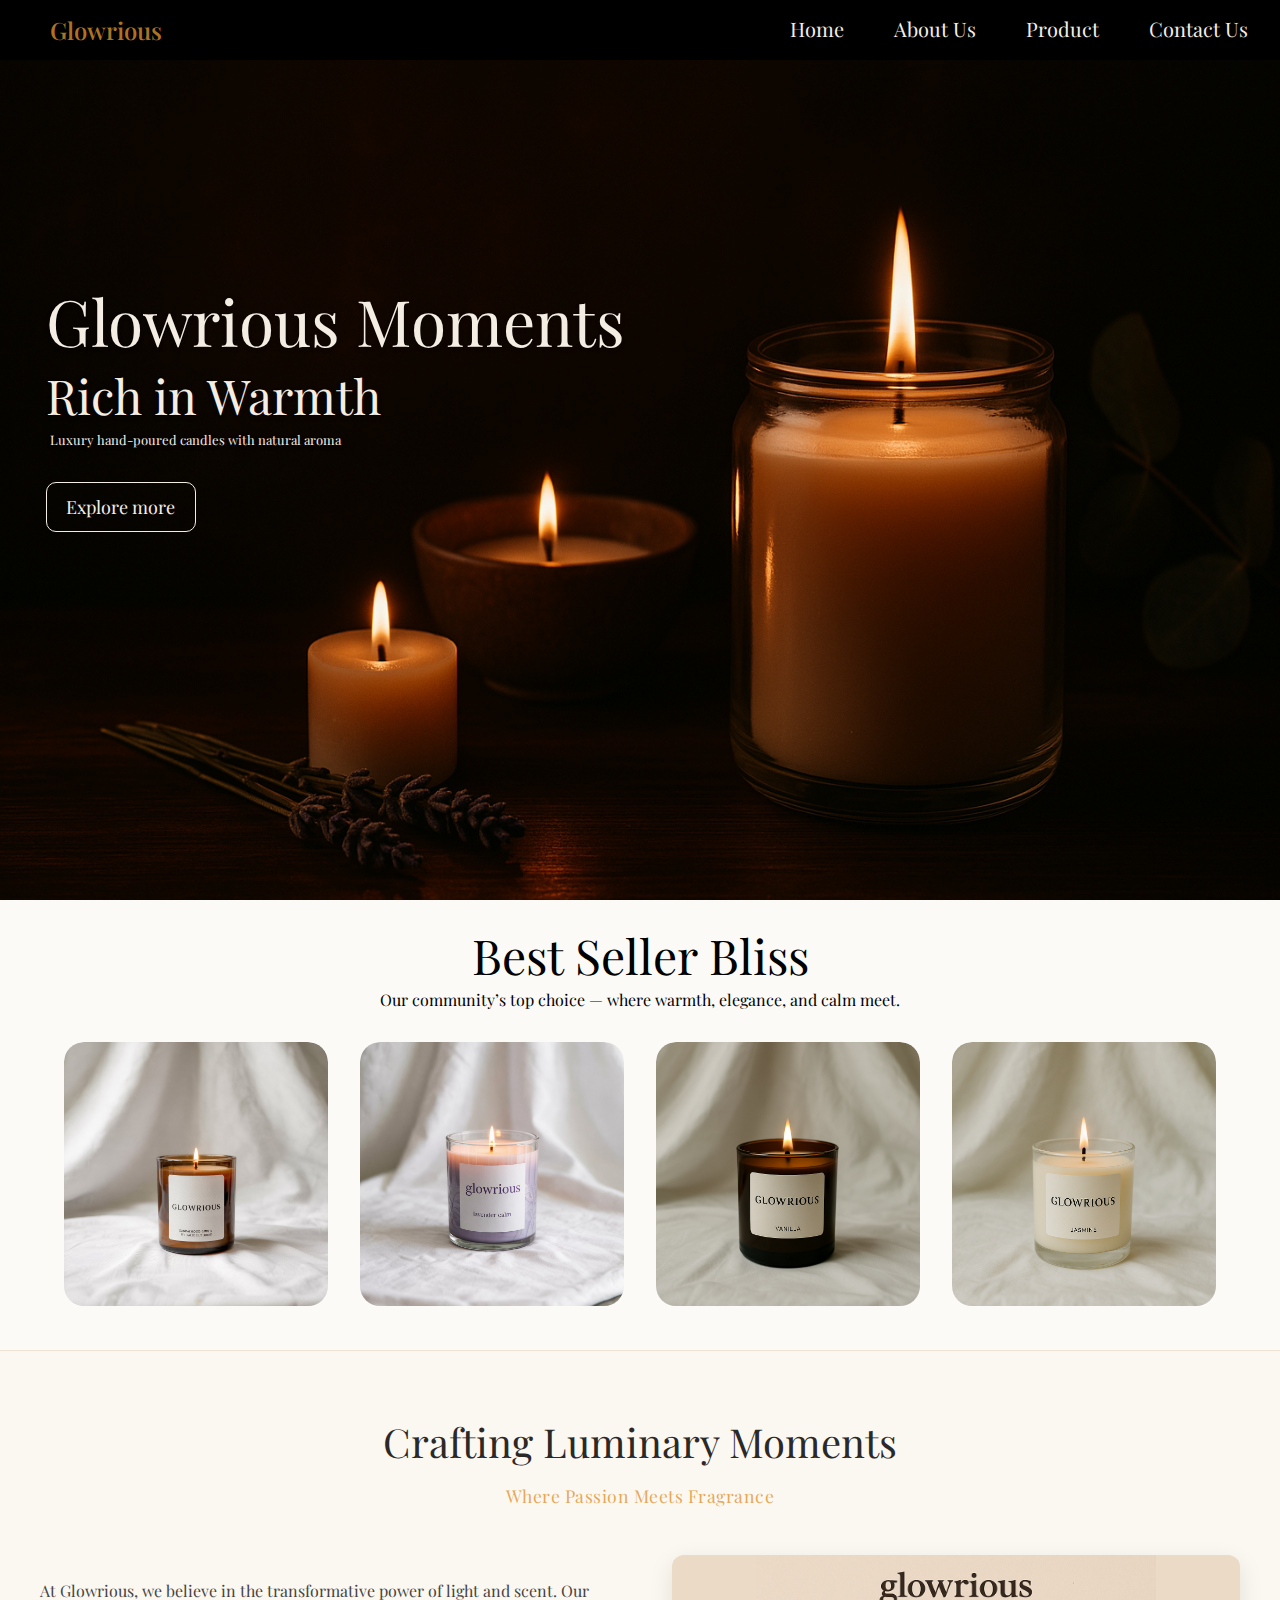
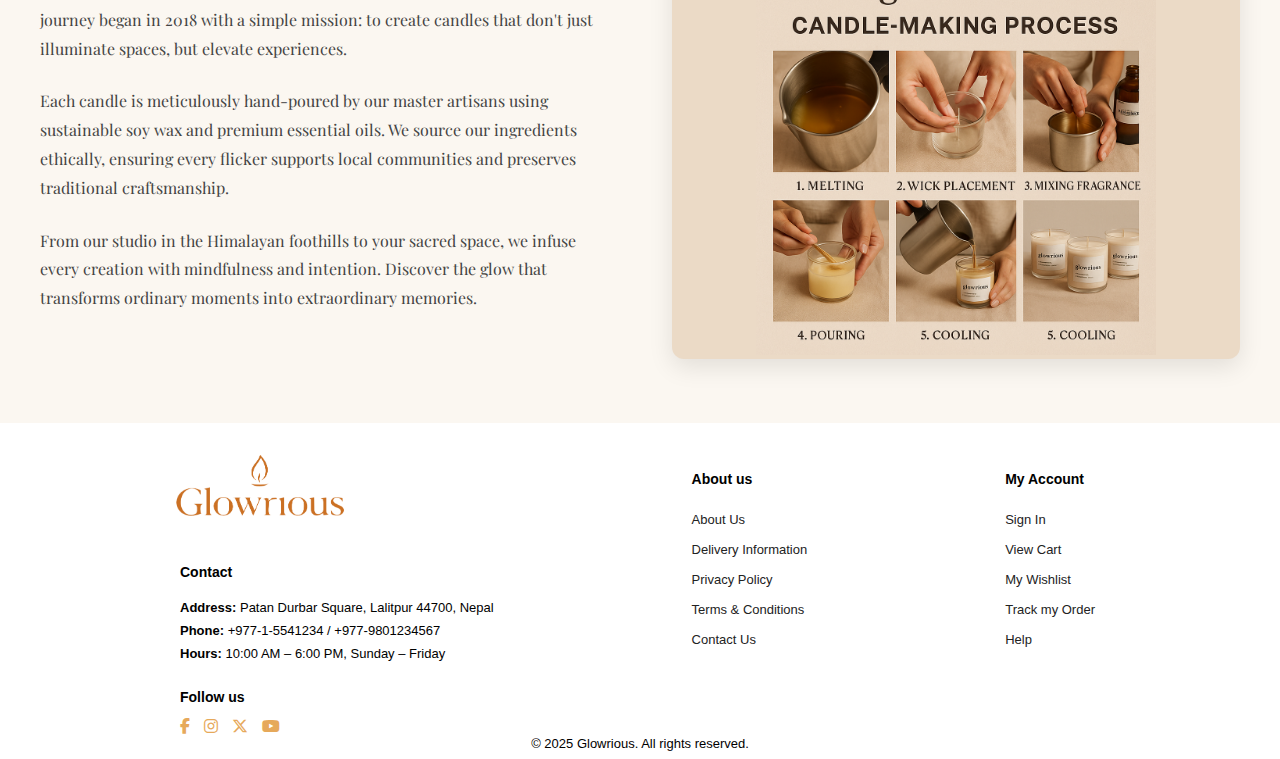
<file: index.html>
<!DOCTYPE html>
<html lang="en">

<head>
    <meta charset="UTF-8">
    <meta name="viewport" content="width=device-width, initial-scale=1.0">
    <title>Glowrious</title>

    <link href='https://fonts.googleapis.com/css?family=Playfair Display' rel='stylesheet'>
    <link href="https://cdnjs.cloudflare.com/ajax/libs/font-awesome/6.7.2/css/all.min.css" rel="stylesheet">
    <link rel="stylesheet" href="styles.css">

</head>

<body>
    <div class="container">
        <nav class="navbar">
            <div class="logo">Glowrious</div>
            <ul class="nav-links">
                <li><a href="#">Home</a></li>
                <li><a href="#about-us">About Us</a></li>
                <li><a href="product.html">Product</a></li>
                <li><a href="#">Contact Us</a></li>
            </ul>
        </nav>

        <div class="hero-section">
            <div class="title">
                <h3>Glowrious Moments</h3>
                <h2>Rich in Warmth</h2>
            </div>
            <div class="tagline">
                <p>Luxury hand-poured candles with natural aroma</p>
            </div>

            <div class="button">
                <a href="product.html">
                    <button type="button">Explore more</button>
                </a>
            </div>
        </div>
    </div>

    <!--Best Sellers-->

    <div class="best-seller">
        <h2 class="best-title">Best Seller Bliss</h2>
        <p class="best-subtitle">Our community’s top choice — where warmth, elegance, and calm meet.</p>


        <!--Top best sellers grid-->

        <div class="product-container">
            <div class="product">
                <img src="assets/candle-1.jpeg" alt="sandalwood-candle">
                <div class="hover-description">
                    <p class="desc">Relaxing sandalwood fragrance in a hand-poured soy candle, perfect for calming your
                        space.</p>
                    <a href="#" class="view-btn"><i class="fa-solid fa-link"></i></a>
                </div>
            </div>

            <div class="product">
                <img src="assets/candle-3.jpeg" alt="LavenderCalm-candle">
                <div class="hover-description">
                    <p class="desc">A soothing lavender scent, designed to bring tranquility and relaxation.</p>
                    <a href="#" class="view-btn"><i class="fa-solid fa-link"></i></a>
                </div>
            </div>

            <div class="product">
                <img src="assets/candle-4.png" alt="Vanilla-candle">
                <div class="hover-description">
                    <p class="desc">Warm vanilla fragrance in a hand-poured soy candle, perfect for cozy moments.</p>
                    <a href="#" class="view-btn"><i class="fa-solid fa-link"></i></a>
                </div>
            </div>

            <div class="product">
                <img src="assets/candle-5.png" alt="Jasmine-candle">
                <div class="hover-description">
                    <p class="desc">A delicate jasmine scent in a beautifully crafted hand-poured soy candle.</p>
                    <a href="#" class="view-btn"><i class="fa-solid fa-link"></i></a>
                </div>
            </div>
        </div>
    </div>


    <!-- About Us Section -->
    <section class="about-section"id="about-us">
        <div class="about-container">
            <div class="about-content">
                <h2 class="about-title">Crafting Luminary Moments</h2>
                <p class="about-subtitle">Where Passion Meets Fragrance</p>

                <div class="about-grid">
                    <div class="about-text">
                        <p>At Glowrious, we believe in the transformative power of light and scent. Our journey began in
                            2018 with a simple mission: to create candles that don't just illuminate spaces, but elevate
                            experiences.</p>

                        <p>Each candle is meticulously hand-poured by our master artisans using sustainable soy wax and
                            premium essential oils. We source our ingredients ethically, ensuring every flicker supports
                            local communities and preserves traditional craftsmanship.</p>

                        <p>From our studio in the Himalayan foothills to your sacred space, we infuse every creation
                            with mindfulness and intention. Discover the glow that transforms ordinary moments into
                            extraordinary memories.</p>
                    </div>

                    <div class="about-image">
                        <img src="assets/about-us.png" alt="Candle Making Process">
                    </div>
                </div>
            </div>
        </div>
    </section>



    <!--footer-->
    <footer class="glowrious-footer">
        <div class="col column-one">
            <img class="logo" src="assets/logo.png">
            <div class="info">
                <h4 class="contact-head">Contact</h4>
                <p><strong>Address:</strong> Patan Durbar Square, Lalitpur 44700, Nepal</p>
                <p><strong>Phone:</strong> +977-1-5541234 / +977-9801234567</p>
                <p><strong>Hours:</strong> 10:00 AM – 6:00 PM, Sunday – Friday</p>



                <div class="socials">
                    <h4>Follow us</h4>
                    <div class="icons">
                        <i class="fa-brands fa-facebook-f"></i>
                        <i class="fa-brands fa-instagram"></i>
                        <i class="fa-brands fa-x-twitter"></i>
                        <i class="fa-brands fa-youtube"></i>
                    </div>
                </div>
            </div>
        </div>

        <div class="col column-two">
            <h4>About us</h4>
            <a href="#">About Us</a>
            <a href="#">Delivery Information</a>
            <a href="#">Privacy Policy</a>
            <a href="#">Terms & Conditions</a>
            <a href="#">Contact Us</a>
        </div>

        <div class="col column-three">
            <h4>My Account</h4>
            <a href="#">Sign In</a>
            <a href="#">View Cart</a>
            <a href="#">My Wishlist</a>
            <a href="#">Track my Order</a>
            <a href="#">Help</a>
        </div>

        <div class="copyright">
            <p>&copy; 2025 Glowrious. All rights reserved.</p>
        </div>
    </footer>
</body>

</html>
</file>
<file: styles.css>
* {
    margin: 0;
    padding: 0;
    box-sizing: border-box;
    font-family: 'Playfair Display', serif;
}


/*============================== Nav bar ============================== */

.navbar {
    display: flex;
    justify-content: space-between;
    align-items: center;
    padding: 0 2rem;
    height: 60px;
    background-color: rgba(0, 0, 0);
    position: fixed;
    width: 100%;
    z-index: 1000;
    box-sizing: border-box;
    backdrop-filter: blur(5px);
}

.logo {
    font-size: 24px;
    font-weight: 550;
    color: #df922ec7;
    margin-left: 18px;
    transition: color 0.3s ease;
    line-height: 1;
}

.nav-links {
    display: flex;
    gap: 50px;
    list-style: none;
    align-items: center;

}

.nav-links a {
    color: #F4EDE4;
    text-decoration: none;
    font-size: 20px;
    transition: color 0.3s ease;
    line-height: 1;
}

.nav-links a:hover {
    color: #df922ec7;
}


/*============================== HERO SECTION ============================== */
.container {
    background: url('assets/background.png') center/cover fixed;
    min-height: 100vh;
    padding: 0;

}

.hero-section {
    position: absolute;
    top: 45%;
    left: 2%;
    transform: translateY(-50%);
    color: #F4EDE4;
    text-shadow: 0 2px 4px rgba(0, 0, 0, 0.3);
    width: max-content;
    padding: 20px;

}


.hero-section .title h3 {
    font-size: 64px;
    font-weight: 200;
    transition: color 0.3s ease;
}

.hero-section .title h2 {
    font-size: 48px;
    font-weight: 200;
    margin-top: 0;
    transition: color 0.3s ease;
}

.hero-section .tagline {
    margin: 4px;
}

.hero-section .tagline p {
    font-size: small;
    font-weight: 100;
}

.hero-section .button button {
    width: 150px;
    height: 50px;
    border: 1px solid;
    background-color: transparent;
    font-size: 18px;
    color: #F4EDE4;
    margin-top: 30px;
    border-radius: 10px;
    cursor: pointer;
    transition: background-color 0.3s ease, box-shadow 0.3s ease;
}

.hero-section .title h3:hover,
.hero-section .title h2:hover {
    color: #df922ec7;
    cursor: default;
}

.hero-section .button button:hover {
    border: none;
    background-color: #df922ec7;
    box-shadow: 0 5px 15px rgba(0, 0, 0, 0.3);
}


/* ==============================BEST SELLERS ==============================*/
.best-seller {
    padding: 0.5rem 2rem;
    text-align: center;
    width: 100%;
    background-color: #faf9f6d6;
}

.best-seller .best-title {
    font-size: 3rem;
    font-weight: 300;
    margin-top: 15px;
}

.best-seller .best-subtitle {
    font-size: 1rem;
    font-weight: 200;
    margin-top: 2px;
}

.best-seller .product-container {
    display: grid;
    grid-template-columns: repeat(auto-fit, minmax(220px, 1fr));
    gap: 2rem;
    padding: 2rem;
    justify-content: center;
}

.product {
    position: relative;
    overflow: hidden;
    border-radius: 20px;
    cursor: pointer;
    transition: transform 0.4s ease-in-out;
}

.product img {
    width: 100%;
    border-radius: 20px;
    transition: transform 0.4s ease-in-out;
}

.product:hover img {
    transform: scale(1.03);
}

.hover-description {
    position: absolute;
    top: 0;
    left: 0;
    right: 0;
    height: 100%;
    padding: 20px;
    font-size: 14px;
    display: flex;
    flex-direction: column;
    justify-content: flex-end;
    background: linear-gradient(to top, #eeb974e6 30%, transparent);
    color: #fff;
    opacity: 1;
    transform: translateY(100%);
    transition: all 0.4s ease;
    border-radius: 20px;
}

.product:hover .hover-description {
    opacity: 1;
    transform: translateY(0);
}

.hover-description .desc {
    font-family: 'Lato', sans-serif;
    font-size: 16px;
    font-weight: 300;
    padding-bottom: 15px;
    margin-top: auto;
    transform: translateY(20px);
    transition: transform 0.3s ease;
    text-align: center;
}

.product:hover .desc {
    transform: translateY(0);
}

.hover-description a {
    font-family: 'Lato', sans-serif;
    text-decoration: none;
    color: #fff;
    background-color: #ffffff;
    width: 40px;
    height: 40px;
    display: flex;
    align-items: center;
    justify-content: center;
    margin: 0 auto 15px;
    transition: all 0.3s ease;
    border-radius: 50%;
    box-sizing: border-box;
}

.hover-description a i {
    color: #eeb974;
    font-size: 16px;
    transition: transform 0.3s ease;
}

.hover-description a:hover i {
    transform: scale(1.2);
}

/* ============================== ABOUT SECTION ============================== */
.about-section {
    padding: 4rem 2rem;
    background-color: #faf5eed6;
    border-top: 1px solid #eee3d4;
}

.about-container {
    max-width: 1200px;
    margin: 0 auto;
}

.about-title {
    font-size: 2.5rem;
    font-weight: 300;
    text-align: center;
    color: #2b2928;
    margin-bottom: 1rem;
}

.about-subtitle {
    font-size: 1.1rem;
    text-align: center;
    color: #df922ec7;
    margin-bottom: 3rem;
    letter-spacing: 0.5px;
}

.about-grid {
    display: grid;
    grid-template-columns: repeat(auto-fit, minmax(300px, 1fr));
    gap: 4rem;
    align-items: center;
}

.about-text {
    font-family: 'Lato', sans-serif;
    line-height: 1.8;
    color: #444;
}

.about-text p {
    margin-bottom: 1.5rem;
    font-size: 1rem;
}

.about-image {
    border-radius: 12px;
    overflow: hidden;
    background-color: #ebdac6;
    box-shadow: 0 8px 24px rgba(0, 0, 0, 0.1);
}

.about-image img {
    width: 100%;
    height: 400px;
    object-fit: contain;
}
/**============================== FOOTER ==============================**/

footer {
    width: 80%;
    padding: 3rem 2rem;
    padding-bottom: 0;
    display: flex;
    margin: 0 auto;
    flex-wrap: wrap;
    justify-content: space-between;
    font-family: 'Lato', sans-serif;

}

footer .col {
    display: flex;
    flex-direction: column;
    gap: 5px;
    margin-right: 25px;


}

footer div:first-child {
    margin-top: -2rem;
}

footer .logo {
    margin: 0 0 20px 0;
    height: 100px;
    width: 200px;
}


footer .info {
    width: 95%;
    margin-left: 20px;
}

footer h4 {
    font-size: 14px;
    font-family: 'Lato', sans-serif;
    padding-bottom: 20px;
}

footer strong {
    font-size: 13px;
    font-family: 'Lato', sans-serif;
    padding-bottom: 8px;
}

footer p {
    font-size: 13px;
    font-family: 'Lato', sans-serif;
    padding-bottom: 8px;
}

footer a {
    font-size: 13px;
    font-family: 'Lato', sans-serif;
    padding-bottom: 10px;
    text-decoration: none;
    color: #222;
}

footer .socials {
    margin-top: 20px;
}

footer .socials h4 {
    margin-bottom: -10px;
}

footer .socials i {
    padding-right: 10px;
    color: #df922ec7;
    cursor: pointer;
}

footer .copyright {
    width: 100%;
    text-align: center;
}

footer a:hover {
    color: #f88d02eb;
    transition: color 0.3s ease;
}




/*============================== product============================== */
.pro.navbar {
    position: relative;
    z-index: 10;

}

.product-banner {
    position: absolute;
    background: linear-gradient(rgba(0, 0, 0, 0.3), rgba(0, 0, 0, 0.3)), url('assets/banner.png');
    background-size: cover;
    height: 40vh;
    width: 100%;
    display: flex;
    flex-direction: column;
    justify-content: center;
    align-items: center;
    color: #FFF9F5;
    font-family: 'Cormorant Garamond', serif;

}

.product-banner h2 {
    font-size: 3.5rem;
    font-weight: 400;
    margin-bottom: 0.5rem;
    letter-spacing: 0.5px;
    transition: color 0.3s ease;
    font-family: 'Cormorant Garamond', serif;

}

.product-banner h3 {
    font-size: 1.5rem;
    font-weight: 300;
    text-shadow: 1px 1px 2px rgba(0, 0, 0, 0.2);
    letter-spacing: 0.3px;
    transition: color 0.3s ease;

}

.product-banner h3:hover,
.product-banner h2:hover {
    color: #FFE5B4;
    text-shadow: none;
}


/*==============================  product section============================== */
.product-section {
    margin-top: 40vh;
    padding: 2rem 8rem 0 8rem;
    background-color: #fff8f2;

}

.section-title {
    font-family: 'Cormorant Garamond', serif;
    font-size: 2.5rem;
    font-weight: 400;
    text-align: center;
    color: #1b1919;
}

/*============================== search & filter============================== */
.search-filter-wrapper {
    display: flex;
    justify-content: flex-end;
    padding: 0 4rem 0 0;
    margin-bottom: -20px;



}

.search-filter {
    width: max-content;
    padding: 10px 12px;
    display: flex;
    gap: 8px;
    align-items: center;
    margin-right: 70px;

}

.search-field input {
    border: 1px solid #333;
    height: 30px;
    width: 100%;
    padding: 5px 10px;
    background: rgb(255, 255, 255);
    border-radius: 4px;

}

.search-field input:focus {
    outline: none;
}

.search-field input:focus::placeholder {
    color: #ffffff00;
}


.product-filter i {
    color: #333;
    cursor: pointer;
    font-size: 22px;

}

/* ========== Wrapper & Price Filter Styles ========== */
.wrapper {
    width: 350px;
    background: #fff8f2;
    border-radius: 5px;
    padding: 10px;
    margin-left: 15%;
}


.price-input {
    display: flex;
    align-items: center;
    gap: 10px;


}

.price-input .field {
    display: flex;
    width: 100%;
    height: 45px;
    align-items: center;
    justify-content: center;

}

.field input {
    width: 100px;
    height: 100%;
    outline: none;
    font-size: 16px;
    margin-left: 10px;
    border-radius: 5px;
    text-align: center;
    border: 1px solid #999;
    -moz-appearance: textfield;

}


input[type="number"]::-webkit-outer-spin-button,
input[type="number"]::-webkit-inner-spin-button {
    -webkit-appearance: none;
}

.price-input .separator {
    width: 130px;
    display: flex;
    font-size: 16px;
    align-items: center;
    justify-content: center;
}

.slider {
    width: 100%;
    height: 5px;
    position: relative;
    background: #e8dfdf;
    border-radius: 5px;

    margin-top: 10px;
}

.slider .progress {
    height: 100%;
    left: 0%;
    right: 0%;
    position: absolute;
    border-radius: 5px;
    background: #a96104fb;

}

.range-input {
    position: relative;
}

.range-input input {
    position: absolute;
    width: 100%;
    height: 5px;
    top: -5px;
    background: none;
    pointer-events: none;
    -webkit-appearance: none;
    -moz-appearance: none;
}

input[type="range"]::-webkit-slider-thumb {
    height: 18px;
    width: 18px;
    border-radius: 50%;
    background: #a96104fb;
    pointer-events: auto;
    -webkit-appearance: none;
    box-shadow: 0 0 6px rgba(0, 0, 0, 0.05);
}

input[type="range"]::-moz-range-thumb {
    height: 17px;
    width: 17px;
    border: none;
    border-radius: 50%;
    background: #df922e;
    pointer-events: auto;
    -moz-appearance: none;
    box-shadow: 0 0 6px rgba(0, 0, 0, 0.05);
}

/* ========== Modal Styles for Popup ========== */
.search-filter-wrapper {
    position: relative;

}

.filter-modal {
    display: none;
    position: absolute;
    top: 45px;
    width: 500px;
    right: 15px;

    z-index: 10;
}

.filter-modal.active {
    display: block;
}

/* ============================== Product Grid ============================== */
.product-grid {
    display: grid;
    grid-template-columns: repeat(auto-fit, minmax(300px, max-content));
    gap: 2rem;
    padding: 2rem;
    justify-content: center;
}

/* ============================== Product Card==============================  */
.product-card {
    background-color: #fcfcfc;
    border-radius: 1rem;
    box-shadow: 0 4px 12px rgba(0, 0, 0, 0.08);
    overflow: hidden;
    transition: transform 0.3s ease;
}

.product-card:hover {
    transform: translateY(-5px);
}

.product-card img {
    width: 100%;
    height: 220px;
    object-fit: cover;
    border-bottom: 1px solid #eee;
}

.product-desc {
    display: flex;
    justify-content: space-between;
    align-items: center;
    padding: 1rem 1rem;
    font-size: 1rem;
    color: #2b2928;
}

.product-desc h3 {
    font-size: 1rem;
    font-weight: 500;

}

.product-desc p {
    font-size: 1rem;
    color: #3d3b38;
    font-weight: 500;
}

/*==============================pagination==============================  */
.pagination {
    display: flex;
    justify-content: center;
    align-items: center;
    gap: 8px;
    background-color: #fff8f2;
    padding-bottom: 2rem;

}

.pagination a {
    min-width: 40px;
    padding: 0.75rem 1.25rem;
    background-color: #df922e;
    color: #fff;
    text-decoration: none;
    border-radius: 6px;
    transition: all 0.2s ease;
    font-size: 1rem;
    font-weight: 500;
    line-height: 1.5;
    border: 2px solid transparent;
    font-family: 'Lato', sans-serif;
}

.pagination a:hover {
    background-color: #c97d1a;
    transform: translateY(-2px);
    box-shadow: 0 2px 8px rgba(0, 0, 0, 0.1);
}

.pagination a:focus-visible {
    outline: none;
    border-color: #a96104;
    box-shadow: 0 0 0 3px rgba(169, 97, 4, 0.25);
}

.pagination a.active {
    background-color: #a96104;
    cursor: default;
}

.pagination a i {
    font-size: 1.1rem;
    transition: transform 0.2s ease;
}



/* ============================== Single product details ============================== */
.single-product-details {
    padding-left: 3rem;
    display: flex;

    background: #fff8f2;
    /* Added background color for the section */
}

.single-product-details .product-image {
    width: 40%;
    margin-left: 6rem;
    margin-top: 10px;
    margin-right: 20px;
    padding: 2rem 0;
}

.product-image #main-img {
    width: 100%;
    height: 400px;
    /* Decreased height */
    object-fit: cover;
    /* Ensures image maintains aspect ratio */
    border-radius: 8px;
    box-shadow: 0 4px 12px rgba(0, 0, 0, 0.08);
}

#image-group {
    display: flex;
    gap: 1rem;
    margin-top: 1.5rem;
}

#image-group .image-card {
    width: 23%;

}


#image-group img {
    width: 100%;
    border-radius: 4px;
    cursor: pointer;
}

#image-group img.active-thumb {
    border: 2px solid #df922ec7;
    transform: scale(1.05);
    transition: 0.3s ease;
}


/*product details*/
.single-product-details .product-info {
    padding-top: 6rem;
    width: 40%;
    display: flex;
    flex-direction: column;


}

.product-info h2 {
    font-size: 36px;
    font-weight: 300;
    color: #df922ec7;
    margin-bottom: 1rem;
}

.product-info .product-description {
    font-size: 18px;
    text-align: justify;
    color: #2b2928;
    line-height: 1.6;
}

.product-price {
    font-size: 24px;
    color: #2b2928;
    margin-top: 1rem;
    margin-left: 10px;
}

.old-price {
    color: #999;
    text-decoration: line-through;
    margin-left: 12px;
    font-size: 18px;
}

.product-specs {

    list-style: none;
    padding-left: 10px;
    font-size: 16px;
    color: #444;
    padding-top: 1.5rem;
    line-height: 2;
}

.product-specs strong {
    color: #df922ec7;
    font-weight: 600;
}

.single-add-to-cart {
    width: 50%;
    display: flex;
    align-items: center;

    justify-content: center;
    gap: 1rem;
    margin: 20px auto 20px 10px;
}

.single-add-to-cart button {
    background-color: #df922ec7;
    color: white;
    border: none;
    padding: 1rem 2rem;
    cursor: pointer;
    border-radius: 4px;
    font-size: 16px;
    transition: all 0.3s ease;
}

.single-add-to-cart button:hover {
    background-color: #c97d1a;
}

.single-add-to-cart i {
    color: #df922ec7;
    cursor: pointer;
    font-size: 1.2rem;
    transition: all 0.3s ease;
}

.single-add-to-cart i:hover {
    color: #c97d1a;
}

#cart-count {
    display: none;
    align-items: center;
    justify-content: center;
    background: red;
    color: white;
    border-radius: 50%;
    width: 20px;
    height: 20px;
    font-size: 12px;
    position: relative;
    top: -10px;
    right: 15px;
}
</file>
